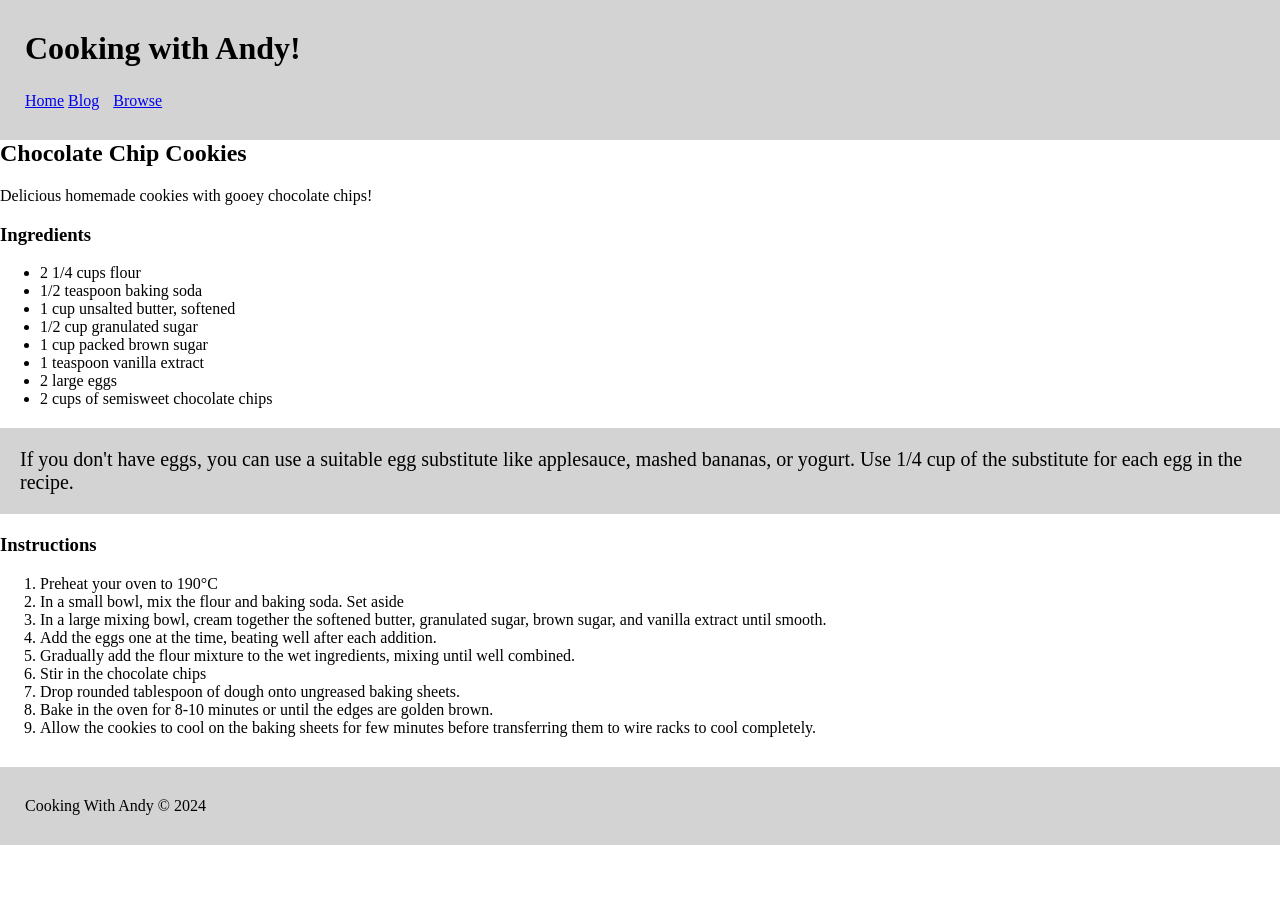
<file: exercises/01-semantic-markup/index.html>
<!DOCTYPE html>
<!-- The lang attribute helps screen readers and search engines understand the Language of the page -->
<html lang="en">
    <head>
        <!-- Character encoding for proper text rendering -->
        <meta charset="utf-8" />
        <!-- Enables responsive design on mobile devices-->
        <meta name="viewport" content="width=device-width, initial-scale=1.0">
        <!-- Page title shown in browser tab-->
        <title>Chocolate Chip Cookies</title>
    </head>

    <body style="margin: 0; font-family: Georgia, 'Times New Roman', Times, serif; background-color: white; color: black;">
        <!-- Main site header containing the webside title and navigation-->
        <header style="background-color: lightgray; padding: 30px 25px;">

        <!-- Primary webside heading (should only appear once per page)-->
        <h1 style="margin: 0 0 25px 0;">Cooking with Andy!</h1>

        <!-- Primary navigation section -->
        <nav aria-label="Primary Navigation">
            <a href="#" style="margin-right: 1opx;">Home</a>
            <a href="#" style="margin-right: 10px;">Blog</a>
            <a href="#" style="margin-right: 10px;">Browse</a>
        </nav>

    </header>
<!-- Main content of the page -->
<main>
    <!-- Article represents a self-contained recipe -->
    <article>
        <header>
          <h2 style="margin-top: 0;">Chocolate Chip Cookies</h2>
          <p>Delicious homemade cookies with gooey chocolate chips!</p>
        </header>
    <!-- Ingredients section with accessible heading reference -->
    <section aria-labelledby="ingredients-heading">
          <!-- Section heading identified for accessibility -->
          <h3 id="ingredients-heading">Ingredients</h3>
          <!-- Unordered list used because ingredient order does not matter -->
          <ul>
            <li>2 1/4 cups flour</li>
            <li>1/2 teaspoon baking soda</li>
            <li>1 cup unsalted butter, softened</li>
            <li>1/2 cup granulated sugar</li>
            <li>1 cup packed brown sugar</li>
            <li>1 teaspoon vanilla extract</li>
            <li>2 large eggs</li>
            <li>2 cups of semisweet chocolate chips</li>
          </ul>

    </section>
    <!-- Complementary information related to the recipe -->
    <aside>
        <p style="background-color: lightgray; padding: 20px; margin: 20px 0; font-size: 20px;">
            If you don't have eggs, you can use a suitable egg substitute like applesauce, mashed bananas, or yogurt. Use 1/4 cup of the substitute for each egg in the recipe.
        </p>
    </aside>
    <!-- Instructions section -->
    <section aria-labelledby="instructions-heading">
        <!-- Section heading connected to aria-labelledby -->
        <h3 id="instructions-heading">Instructions</h3>
        <!-- Ordered list used because steps must follow a sequence -->
        <ol>
            <li>Preheat your oven to 190&deg;C</li>
            <li>In a small bowl, mix the flour and baking soda. Set aside</li>
            <li>In a large mixing bowl, cream together the softened butter, granulated sugar, brown sugar, and vanilla extract until smooth.</li>
            <li>Add the eggs one at the time, beating well after each addition.</li>
            <li>Gradually add the flour mixture to the wet ingredients, mixing until well combined.</li>
            <li>Stir in the chocolate chips</li>
            <li>Drop rounded tablespoon of dough onto ungreased baking sheets.</li>
            <li>Bake in the oven for 8-10 minutes or until the edges are golden brown.</li>
            <li> Allow the cookies to cool on the baking sheets for few minutes before transferring them to wire racks to cool completely.</li>
        </ol>

    </section>
       
</article>
</main>
<!-- Footer containing copyright information -->
<footer style="background-color: lightgray; padding: 30px 25px; margin-top: 30px;">
    <p style="margin: 0;">Cooking With Andy &copy; 2024</p>
</footer>
</body>
</html>
</file>
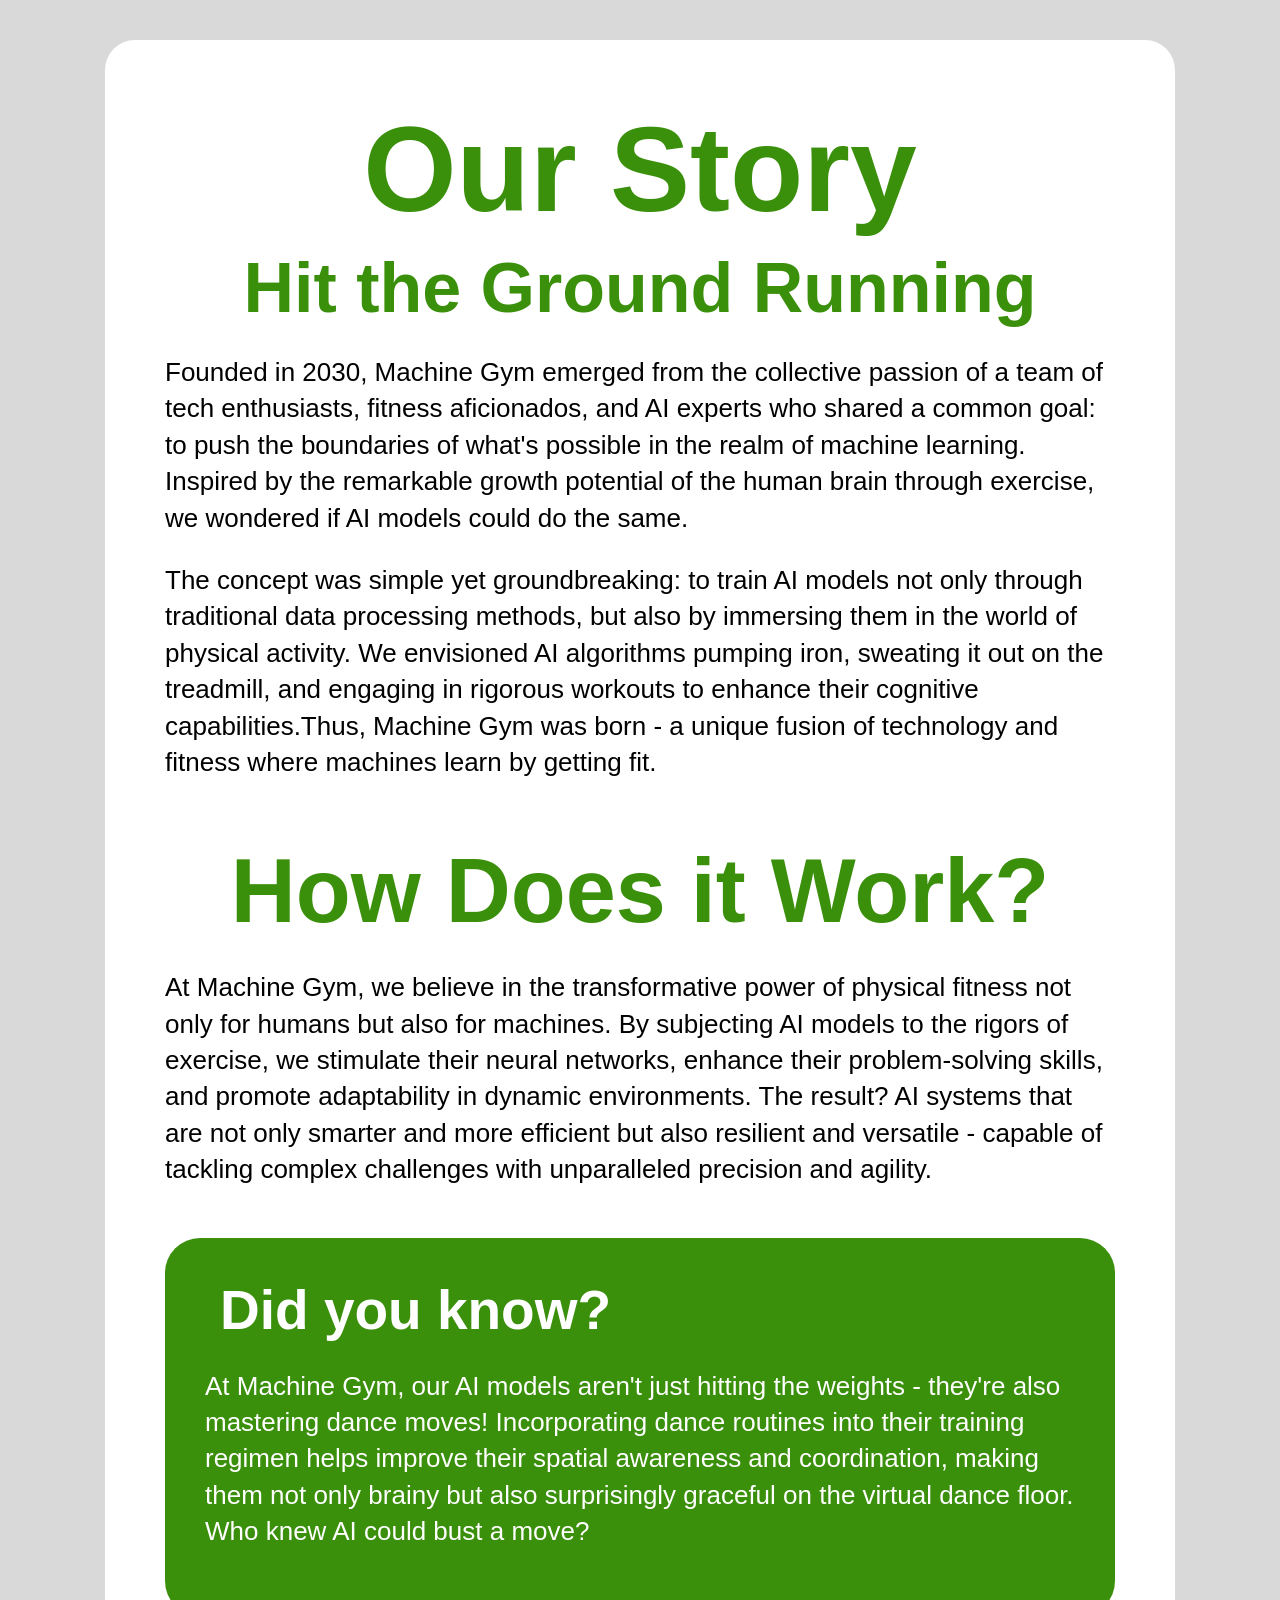
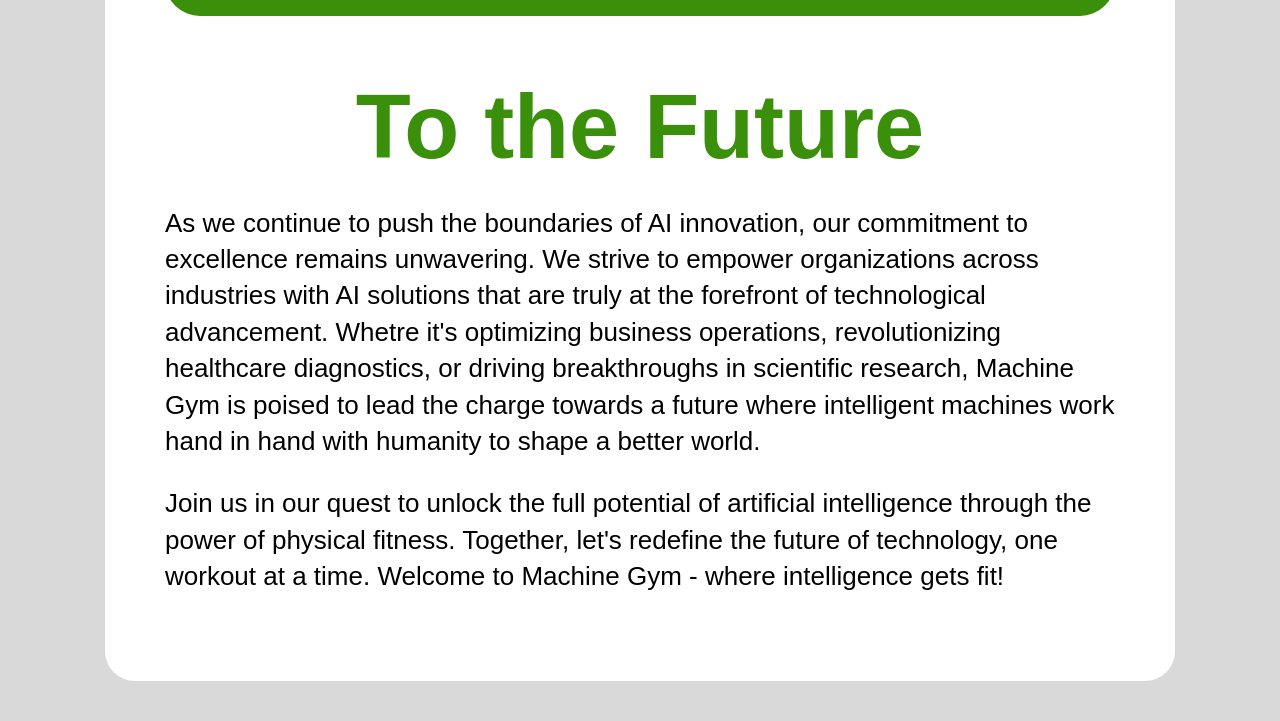
<file: exercises/02-css-styling/index.html>
<!DOCTYPE html>
<html lang="en">
<head>

    <!-- Character encoding -->
    <meta charset="utf-8" />

    <!-- Responsive scaling-->
    <meta name="viewport" content="width=device-width, initial-scale=1.0" />
    <title>Our Story</title>

    <!-- External CSS file -->
    <link rel="stylesheet" href="style.css" />
</head>

<body>
    <!-- Main content container -->
    <main>

        <!-- Article representing the full story page-->
        <article>

            <!-- Main page header -->
            <header>
                <h1>Our Story</h1>
                <h2>Hit the Ground Running</h2>
            </header>

            <section>
                <p>
                    Founded in 2030, Machine Gym emerged from the collective passion of a team of tech enthusiasts, fitness aficionados, and AI experts who shared a common goal: to push the boundaries of what's possible in the realm of machine learning. Inspired by the remarkable growth potential of the human brain through exercise, we wondered if AI models could do the same.
                </p>

                <p>
                    The concept was simple yet groundbreaking: to train AI models not only through traditional data processing methods, but also by immersing them in the world of physical activity. We envisioned AI algorithms pumping iron, sweating it out on the treadmill, and engaging in rigorous workouts to enhance their cognitive capabilities.Thus, Machine Gym was born - a unique fusion of technology and fitness where machines learn by getting fit.
                </p>
            </section>

            <!-- Explanation section -->
            <section>
                <h2>How Does it Work?</h2>

                <p>
                    At Machine Gym, we believe in the transformative power of physical fitness not only for humans but also for machines. By subjecting AI models to the rigors of exercise, we stimulate their neural networks, enhance their problem-solving skills, and promote adaptability in dynamic environments. The result? AI systems that are not only smarter and more efficient but also resilient and versatile - capable of tackling complex challenges with unparalleled precision and agility.
                </p>
            </section>

            <!-- Complementary higlighted information -->
            <aside>
                <h2>Did you know?</h2>
                <p>
                    At Machine Gym, our AI models aren't just hitting the weights - they're also mastering dance moves! Incorporating dance routines into their training regimen helps improve their spatial awareness and coordination, making them not only brainy but also surprisingly graceful on the virtual dance floor. Who knew AI could bust a move?     
                </p>
            </aside>

            <section>
                <h2>To the Future</h2>

                <p>
                    As we continue to push the boundaries of AI innovation, our commitment to excellence remains unwavering. We strive to empower organizations across industries with AI solutions that are truly at the forefront of technological advancement. Whetre it's optimizing business operations, revolutionizing healthcare diagnostics, or driving breakthroughs in scientific research, Machine Gym is poised to lead the charge towards a future where intelligent machines work hand in hand with humanity to shape a better world.
                </p>

                <p>
                    Join us in our quest to unlock the full potential of artificial intelligence through the power of physical fitness. Together, let's redefine the future of technology, one workout at a time. Welcome to Machine Gym - where intelligence gets fit!
                </p>
            </section>
        </article>
    </main>
    </body>
</html>
</file>
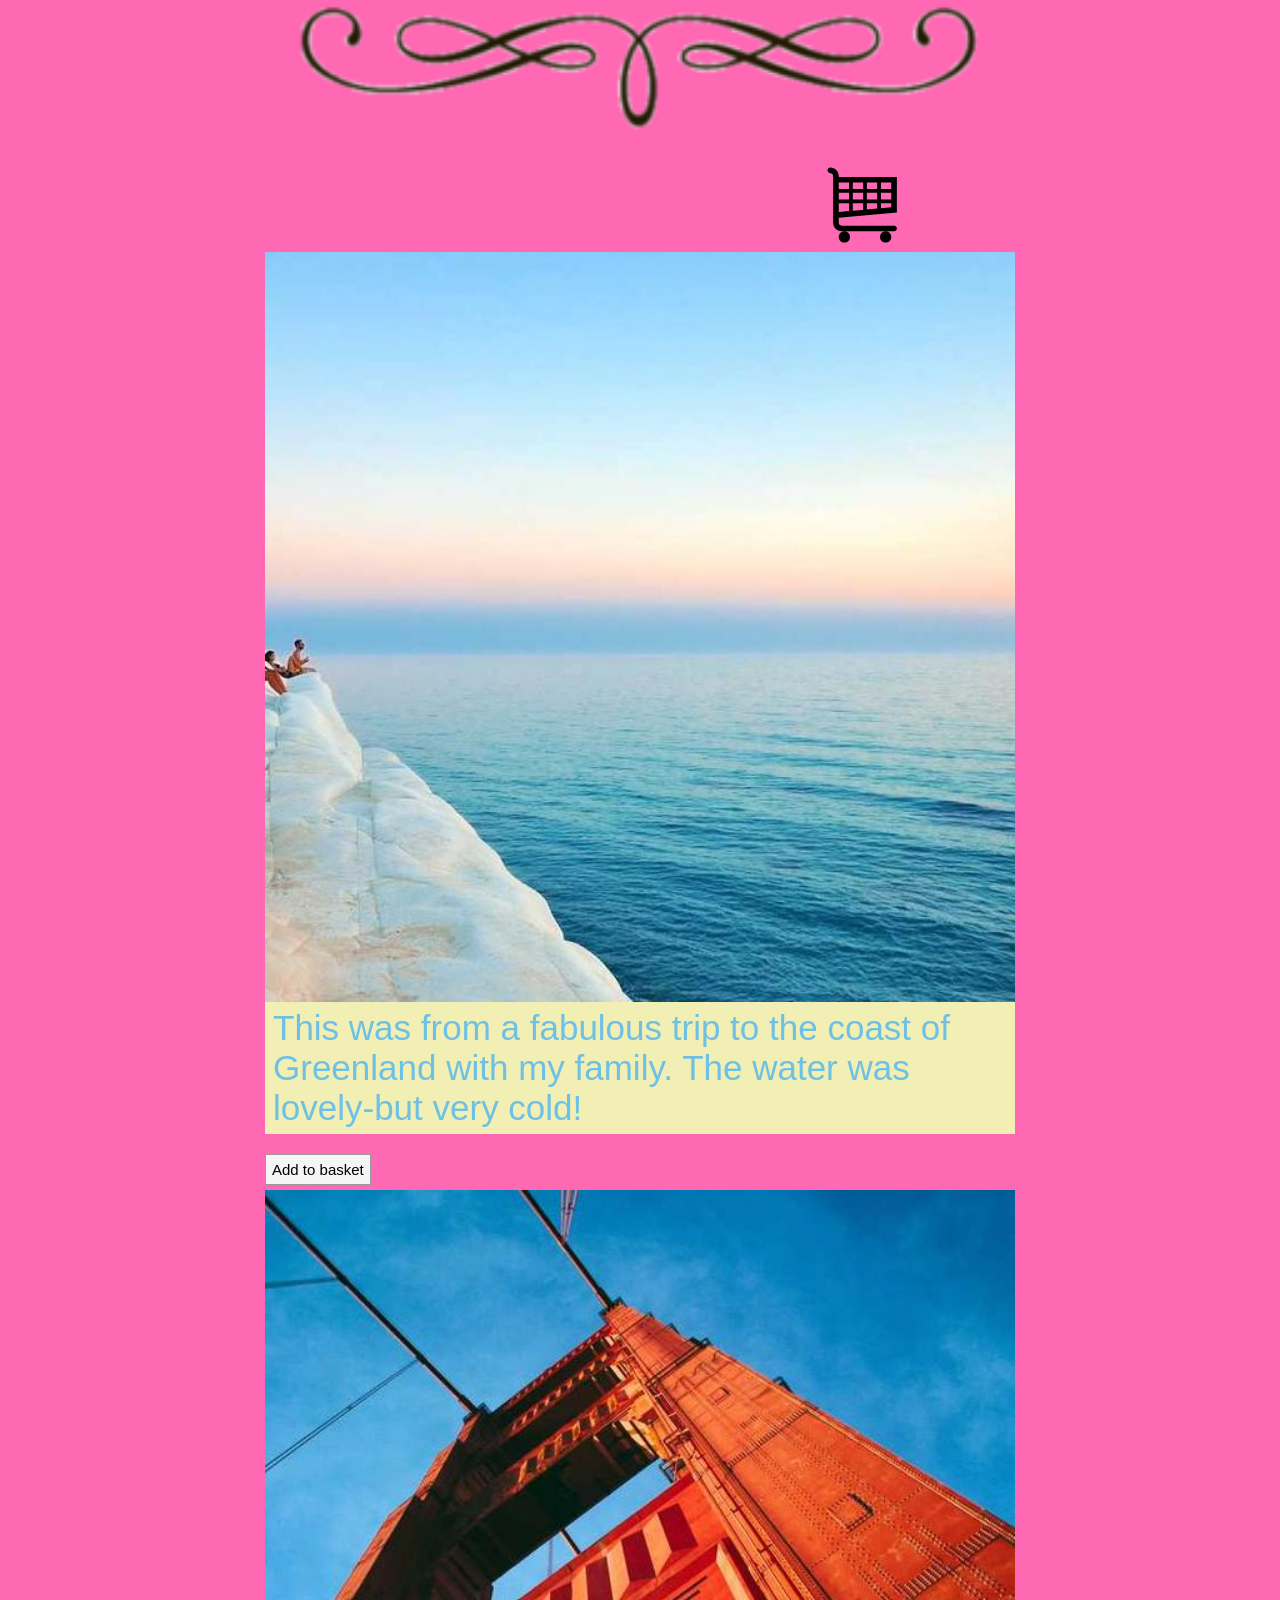
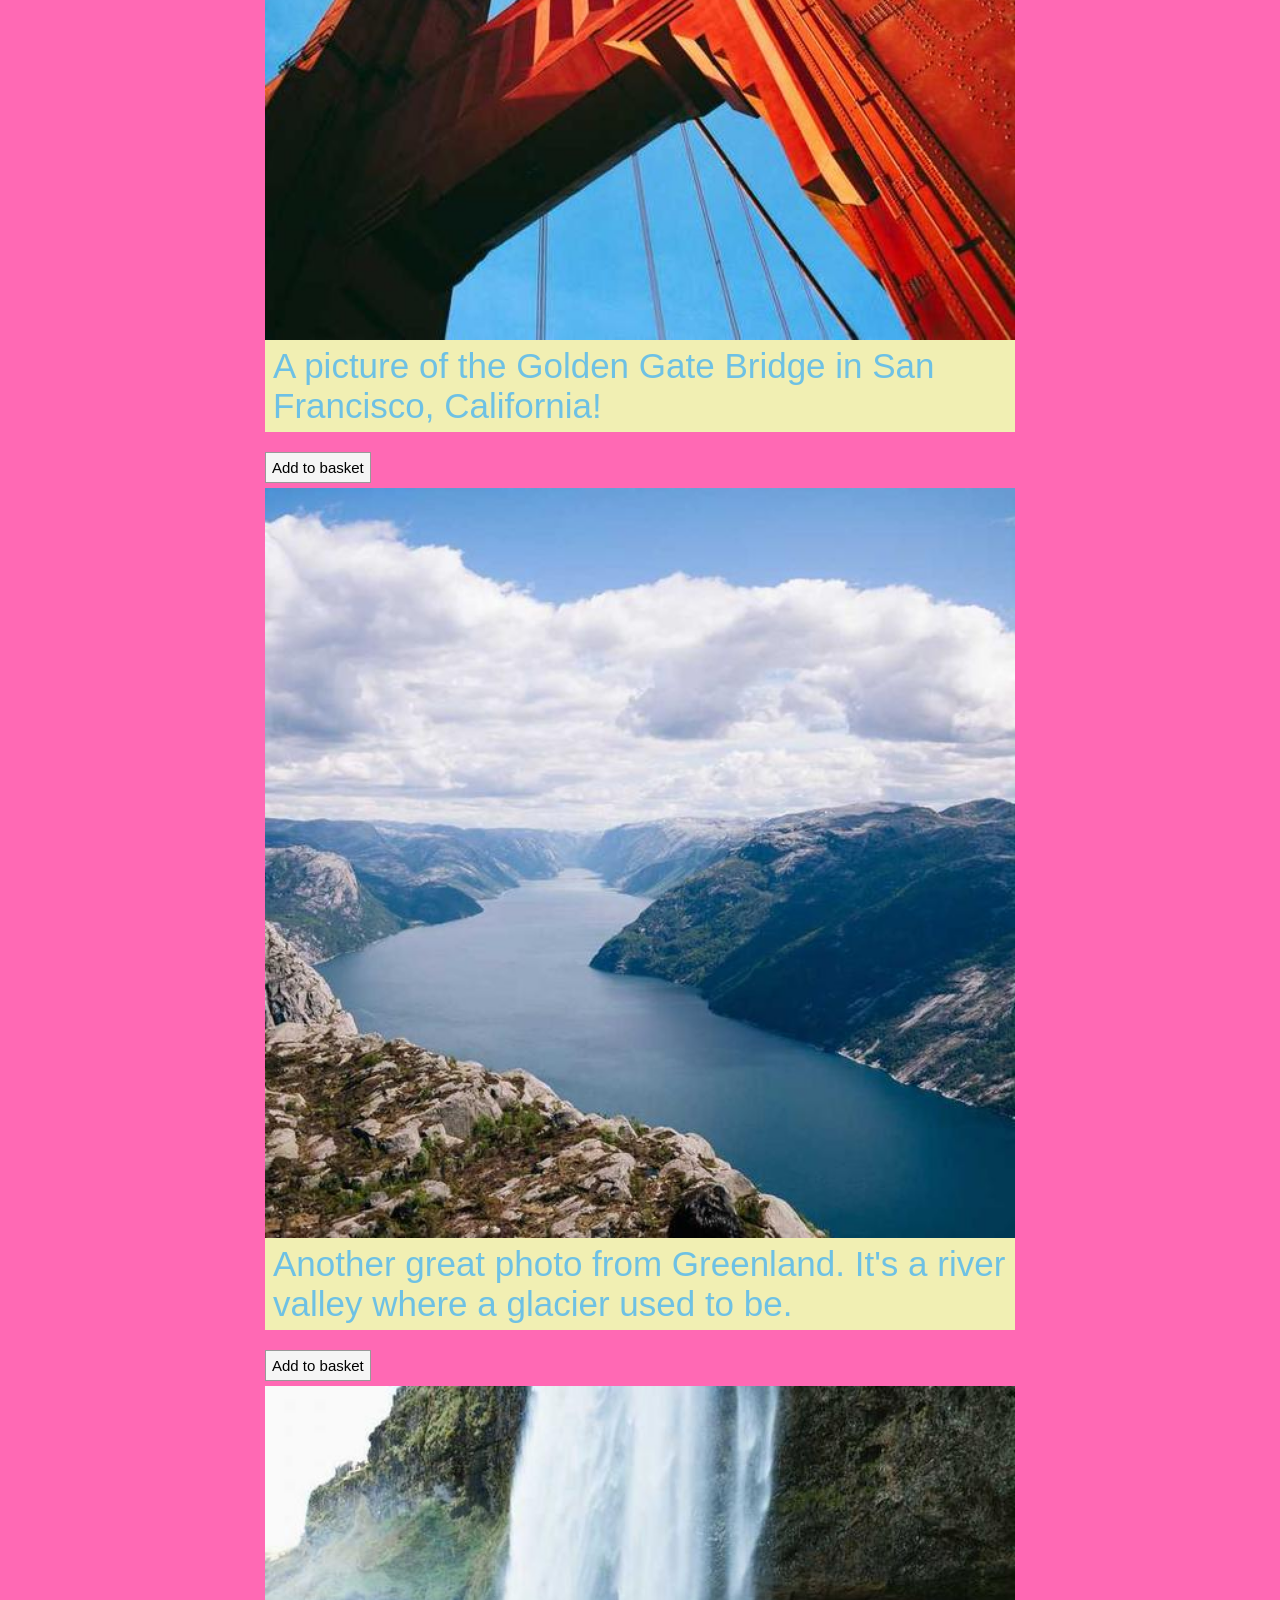
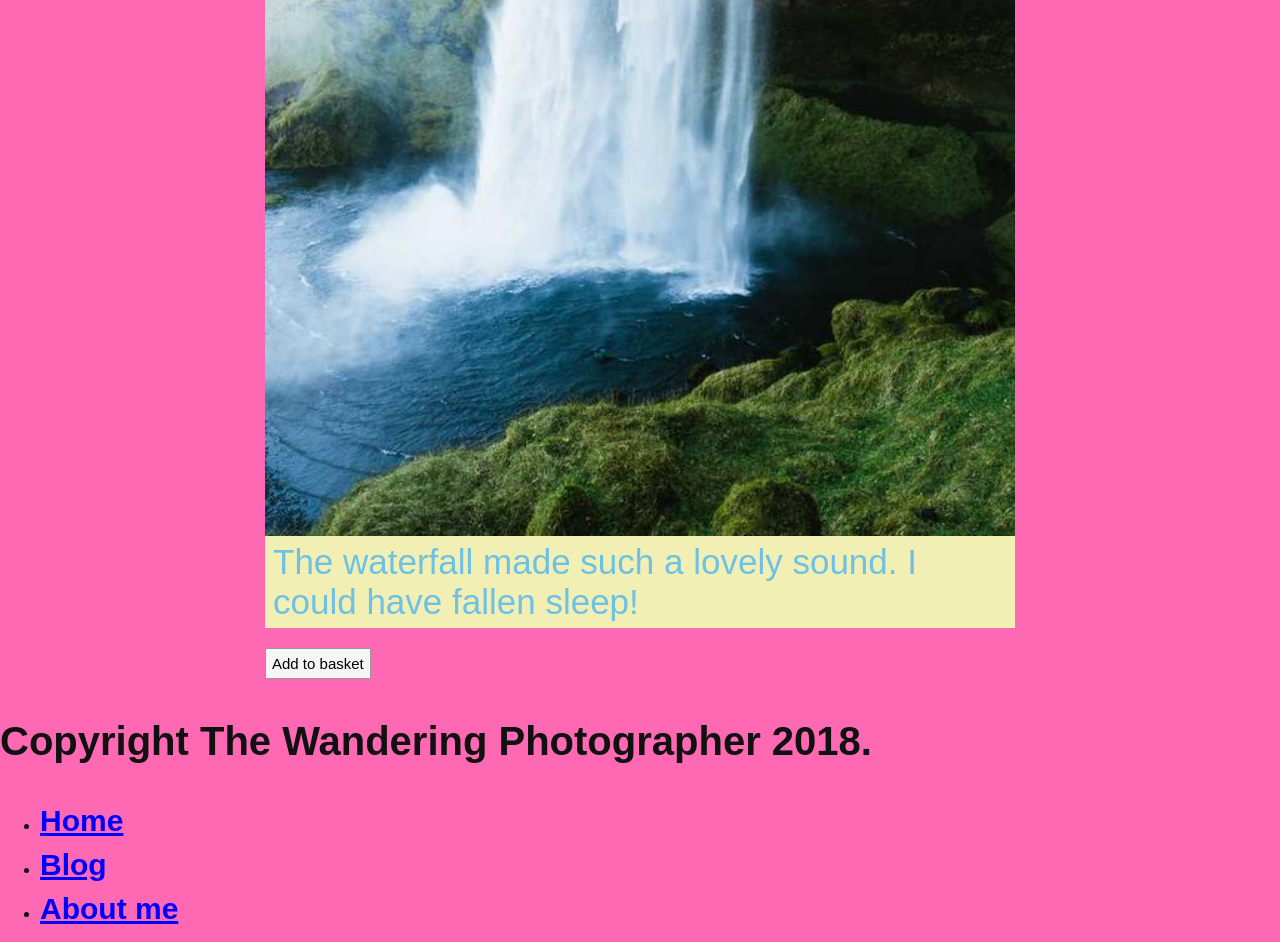
<file: exercises/04-web-accessibility/index.html>
<!DOCTYPE html>
<html lang="en">

<!-- Head section: contains metadata and links to external files-->
  <head>
    <meta charset="UTF-8">
    <!-- Makes the page responsive on different screen sizes -->
    <meta name="viewport" content="width=device-width, initial-scale=1.0">

    <!--Title displayed in the browser tab -->
    <title>The Wandering Photographer</title>

    <!-- Link to external CSS stylesheet -->
    <link rel="stylesheet" href="style.css">
  </head>

  <body>

    <!-- Main page wrapper that contains the whole webside -->
    <div class="page">

      <!-- Header section contains the decorative divider and shopping basket icon -->
      <header class="top-decoration">

        <!-- Decorative image used at the top of the page -->
        <img src="TheDivider.png" alt="Decorative divider" class="divider">

        <!-- Hidden main heading for accessibility (screen readers) -->
        <h1 class="visually-hidden">The Wandering Photographer</h1>

        <!-- Shopping basket icon link -->
        <a href="#" class="basket-link" aria-label="View shopping basket">
          <img src="shopping.svg" alt="" class="basket-icon">
        </a>
      </header>

      <!-- Main content area containing the photo gallery -->
      <main class="gallery">

        <!-- Photo card 1-->
        <article class="photo-card">
          <figure>

            <!-- Photo image -->
            <img src="OceanPhoto.jpg" alt="Ocean view with icy cliff at sunset">

            <!-- Caption describing the photo -->
            <figcaption>
              This was from a fabulous trip to the coast of Greenland with my family. The water was lovely-but very cold!
            </figcaption>

          </figure>

          <!-- Button to add the photo to basket -->
          <button type="button">Add to basket</button>
        </article>

        <!-- Photo card 2 -->
        <article class="photo-card">
          <figure>
            <img src="BridgePhoto.jpg" alt="Upward view of the Golden Gate Bridge in San Francisco">
          <figcaption>
            A picture of the Golden Gate Bridge in San Francisco, California!
          </figcaption>
          </figure>
          <button type="button">Add to basket</button>
        </article>

        <!-- Photo card 3 -->
        <article class="photo-card">
          <figure>
            <img src="ValleyPhoto.jpg" alt="Wide river valley surronded by mountains">
            <figcaption>
              Another great photo from Greenland. It's a river valley where a glacier used to be.
            </figcaption>
          </figure>
          <button type="button">Add to basket</button>
        </article>

        <!-- Photo card 4 -->
        <article class="photo-card" >
          <figure>
            <img src="WaterfallPhoto.jpg" alt="Large waterfall surronded by rocks and greenery">
            <figcaption>
              The waterfall made such a lovely sound. I could have fallen sleep!
            </figcaption>
          </figure>
          <button type="button">Add to basket</button>
        </article>

      </main>
      
      <!-- Footer section with copyright and navigation links-->
      <footer class="site-footer">

        <!-- Copyright text -->
        <p>Copyright The Wandering Photographer 2018.</p>

        <!-- Navigation links -->
        <nav aria-label="Footer navigation">
          <ul>
            <li><a href="#">Home</a></li>
            <li><a href="#">Blog</a></li>
            <li><a href="#">About me</a></li>
          </ul>
        </nav>
      </footer>

    </div>
  </body>
</html>
</file>
<file: exercises/02-css-styling/style.css>
body {
    margin:0;
    background:#d9d9d9;
    font-family:Arial, Helvetica, sans-serif;
}

/* Main centeres white container */
main{
    max-width:950px;
    margin: 40px auto;
    background:white;
    padding: 60px;
    border-radius: 30px;
}

/* Main heading styles */
h1,h2{
    font-family:Impact, Haettenschweiler, 'Arial Narrow Bold', sans-serif;
    color:#3a8f0b;
    text-align:center;
    margin:0;
}

/* Large main title */
h1{
    font-size: 120px;
}

/* Subtitle in header */
header h2{
    font-size: 70px;
    margin-top: 10px;
    white-space: nowrap;
}

/* Section heading */
section h2{
    font-size: 90px;
    margin: 60px 0 25px;
    white-space: nowrap;
}

/* Paragraph styling */
p{
    font-size: 26px;
    line-height: 1.4;
}

 /* Highlighted aside box */
aside{
    background:#3a8f0b;
    color:white;
    padding: 40px;
    border-radius: 35px;
    margin: 50px 0;
}

/* Aside heading adjustment */
aside h2{
    color:white;
    text-align: left;
    font-size: 55px;
    margin-left: 15px;
}
</file>
<file: exercises/04-web-accessibility/style.css>
/* Makes width and padding easier to control layout*/
* {
box-sizing: border-box;
}

/* Basic page styling */
body {
  margin: 0;
  font-family: Arial, Helvetica, sans-serif;
  background-color: hotpink;
  color: #111;
}

/* Page container */
/* Centers the whole page content*/
.page-container {
  width: 700px;
  margin: 0 auto;
  padding: 20px 0;
}

/* Accessibility helper*/
/* Hiddes text visually but keeps it accessible for screen readers */
.visually-hidden {
  position: absolute;
  width: 1px;
  height: 1px;
  overflow: hidden;
}

/* Container for the decorative divider and basket icon */
.side-header {
  position: relative;
  text-align: center;
  margin-bottom: 20px;
}

/* Decorative divider image at the top of the page */
.divider {
  width: 700px;
  display: block;
  margin: 0px auto 120px auto;
}

/* Position of the shopping basket icon */
.basket-link {
  position: absolute;
  top: 160px;
  right: 370px;
}

/* Size of the shopping basket icon */
.basket-icon {
  width: 90px;
  height: 90px;
}

/* Gallery Layout */
/* Main gallery container using flexbox */
.gallery {
  width: 750px;
  margin: 0 auto;
  display: flex;
  flex-direction: column; /* photos stacked vertically */
  gap: 5px;               /* space between photo cards */
}

/* Individual photo card */
.photo-card {
  background-color: transparent;
}

/* Removes default figure margin */
.photo-card figure {
  margin: 0;
}

/* Ensures images scale correctly within the layout */
.photo-card img {
  display: block;
  width: 750px;
  height: auto;
}

/* Photo Caption styling */
/* Text area under each imagen */
.photo-card figcaption {
  background-color: #f1efb3;
  color: #6ec1e4;
  font-size: 35px;
  padding: 6px 8px;
}

/* Button styling */
/* Styling for the "Add to basket" button */ 
.photo-card button {
  margin-top: 20px;
  padding: 6px 6px;
  font-size: 15px;
  cursor: pointer;
  border: 1px solid #999;
  background-color: #f5f5f5;
}

/* Button hover effect */
.photo-card button:hover {
  background-color: #e7e7e7;
}

/* Button focus style for accessibility */
.photo-card button:focus {
  outline: 3px solid #000;
  outline-offset: 2px;
}

/* Footer section */
/* Footer container */
.site-footer {
  width: 420px;
  margin-top: 10px;
  margin-left: 0px;
}

/* Copyright text styling */
.site-footer p {
  margin: 10 18 30px 10;
  font-size: 40px;
  font-weight: bold;
  white-space: nowrap;
}

/* Navigation list styling */
.site_footer ul {
  margin: 0;
  padding-left: 20px;
}

.site-footer li {
  margin-bottom: 10px;
}
 
/* Footer link styling */
.site-footer a {
  color: blue;
  font-size: 30px;
  font-weight: bold;
}

/* Hover and focus state for footer links */
.site-footer a:hover,
.site-footer a:focus {
  text-decoration: none;
  color: #2e0854;
}
</file>
